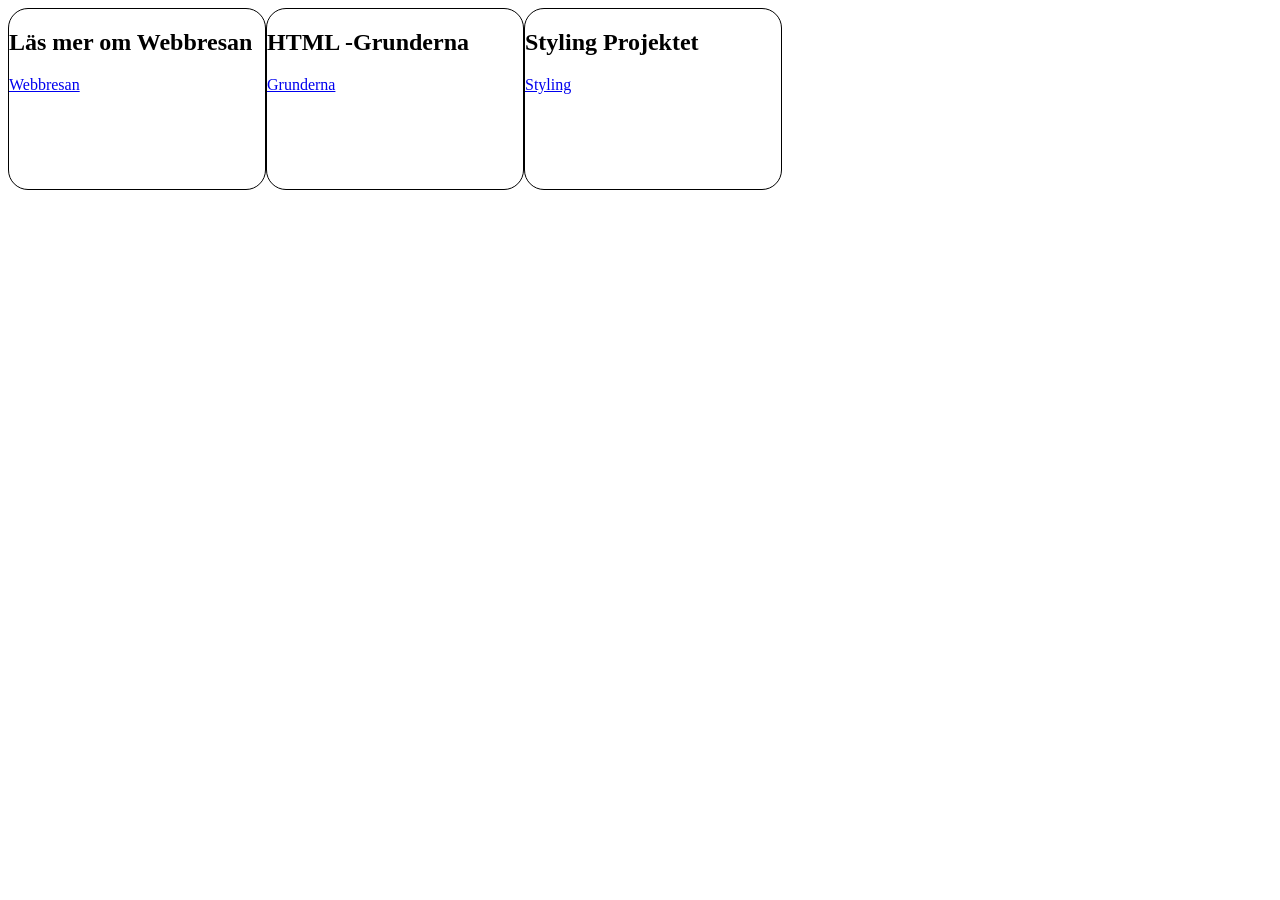
<file: index.html>
<!DOCTYPE html>
<html lang="en">
<head>
    <link href="style.css" rel="stylesheet">
    <meta charset="UTF-8">
    <meta name="viewport" content="width=device-width, initial-scale=1.0">
    <title>Document</title>
</head>
<body>
    <section>
        <h1>Läs mer om Webbresan</h1>
        <a href="Webbresan/index.html">Webbresan</a>
    </section>
    <section>
        <h2>HTML -Grunderna </h2>
    <a href="grunder/index.html">Grunderna</a>
    </section>
      <section>
        <h2>Styling Projektet </h2>
    <a href="Styling/index.html">Styling</a>
    </section>
  </body>
</html>
</file>
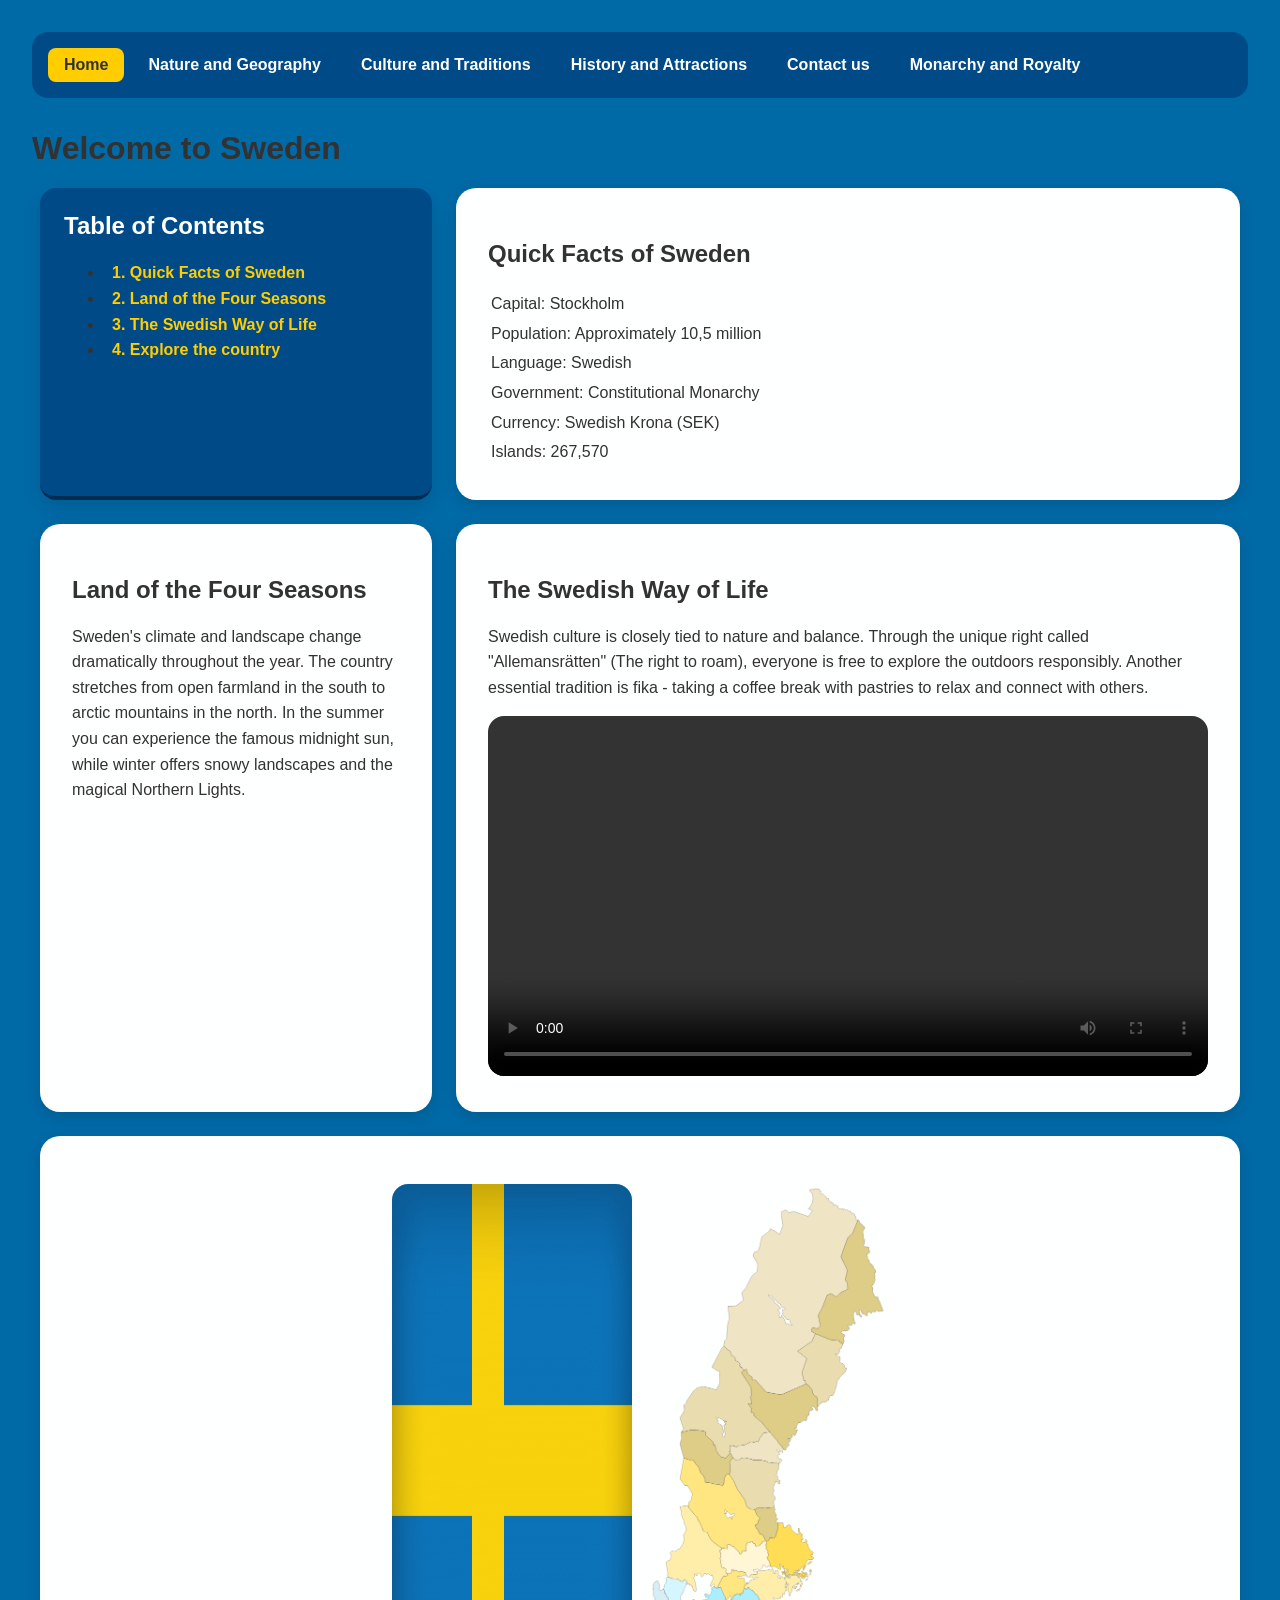
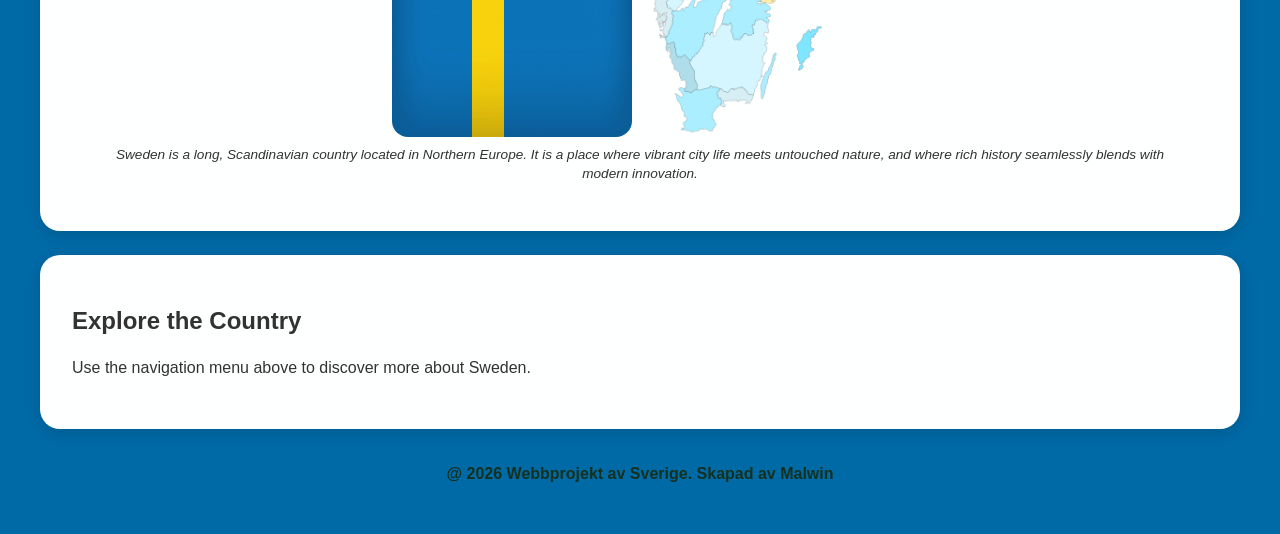
<file: grunder/index.html>
<!DOCTYPE html>
<html lang="sv">
<head>
    <meta charset="UTF-8">
    <meta name="viewport" content="width=device-width, initial-scale=1.0">
    <title>Document</title>
    <link rel="icon" type="image/x-icon" href="favicon.ico">
    <link rel="stylesheet" href="style.css">
</head>
<body class="sida-ett">

   <nav class="navbar">
        <a href="index.html" class="active">Home</a>
        <a href="Natur.html">Nature and Geography</a>
        <a href="Kultur.html">Culture and Traditions</a>
        <a href="Historia.html">History and Attractions</a>
        <a href="kontakta_oss.html">Contact us</a>
        <a href="Monarki.html">Monarchy and Royalty </a>
   </nav>

   <header><h1>Welcome to Sweden</h1></header>
<main class="layout-index">
    

    <section class="toc block area-toc">
        <h2>Table of Contents</h2>
        <ul>
            <li><a href="#Fakta-om-sverige">1. Quick Facts of Sweden</a></li>
            <li><a href="#Land-of-the-four-seasons">2. Land of the Four Seasons</a></li>
            <li><a href="#The-swedish-way-of-life">3. The Swedish Way of Life</a></li>
            <li><a href="#Explore-the-country">4. Explore the country</a></li>
        </ul>
    </section>

    <section class="block area-facts" id="Fakta-om-sverige">
        <h2>Quick Facts of Sweden</h2>
        <table>
            <tr><td>Capital: Stockholm</td></tr>
            <tr><td>Population: Approximately 10,5 million</td></tr>
            <tr><td>Language: Swedish</td></tr>
            <tr><td>Government: Constitutional Monarchy</td></tr>
            <tr><td>Currency: Swedish Krona (SEK)</td></tr>
            <tr><td>Islands: 267,570</td></tr>
        </table>
    </section>

    <section class="block area-seasons" id="Land-of-the-four-seasons">
        <h2>Land of the Four Seasons</h2>
        <p>Sweden's climate and landscape change dramatically throughout the year.
            The country stretches from open farmland in the south to arctic mountains in the north.
            In the summer you can experience the famous midnight sun, while winter offers snowy landscapes and the magical Northern Lights.
        </p>
    </section>

    <section class="block area-life" id="The-swedish-way-of-life">
        <h2>The Swedish Way of Life</h2>
        <p>Swedish culture is closely tied to nature and balance.
            Through the unique right called "Allemansrätten" (The right to roam), everyone is free to explore the outdoors responsibly.
            Another essential tradition is fika - taking a coffee break with pastries to relax and connect with others.
        </p>
        <video class="ballon-video" controls>
            <source src="20210804_202053.mp4" type="video/mp4">
        </video>
    </section>

    <div class="block area-images">
        <figure>
            <div class="bildrad">
                <img src="imgs/image.jpg" alt="Swedish flag" class="side-img flagga">
                <img src="imgs/Svergieland.jpg" alt="Map of Sweden" class="side-img">
            </div>
            <figcaption class="side-caption">
                Sweden is a long, Scandinavian country located in Northern Europe.
                It is a place where vibrant city life meets untouched nature,
                and where rich history seamlessly blends with modern innovation.
            </figcaption>
        </figure>
    </div>

    <section class="block area-explore" id="Explore-the-country">
        <h2>Explore the Country</h2>
        <p>Use the navigation menu above to discover more about Sweden.</p>
    </section>

</main>

   <footer><p>@ 2026 Webbprojekt av Sverige. Skapad av Malwin</p></footer>
</body>
</html>
</file>
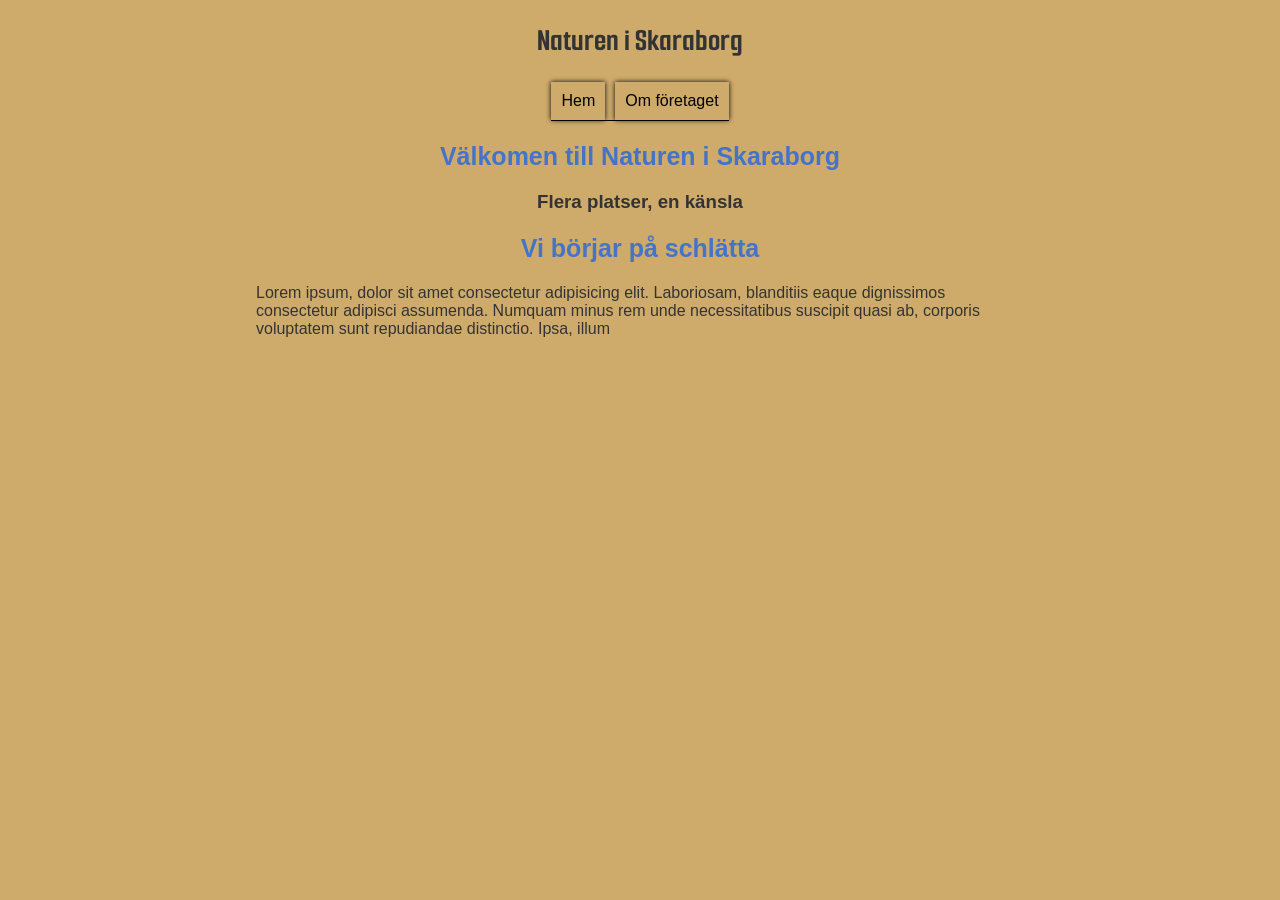
<file: Styling/index.html>
<!DOCTYPE html>
<html lang="sv">
<head>
    <meta charset="UTF-8">
    <meta name="viewport" content="width=device-width, initial-scale=1.0">
    <title>Document</title>
    <link rel="stylesheet" href="style.css">
</head>
<body class="sida-ett">
    <header>
        <h1>Naturen i Skaraborg</h1>
    </header>
    <nav>
        <a href="index.html">Hem</a>
        <a href="Exempel.html">Om företaget</a>
    </nav>
    <main>
        <section>
            <h2 class="subHead">Välkomen till Naturen i Skaraborg</h2>
            <h3>Flera platser, en känsla</h3>
        </section>
        <section>
            <h2 class="subHead">Vi börjar på schlätta</h2>
            <p class="max">
                Lorem ipsum, dolor sit amet consectetur adipisicing elit. Laboriosam, blanditiis eaque dignissimos consectetur adipisci assumenda. Numquam minus rem unde necessitatibus suscipit quasi ab, corporis voluptatem sunt repudiandae distinctio. Ipsa, illum</p>
        </section>
    </main>
    <footer></footer>
</body>
</html>
</file>
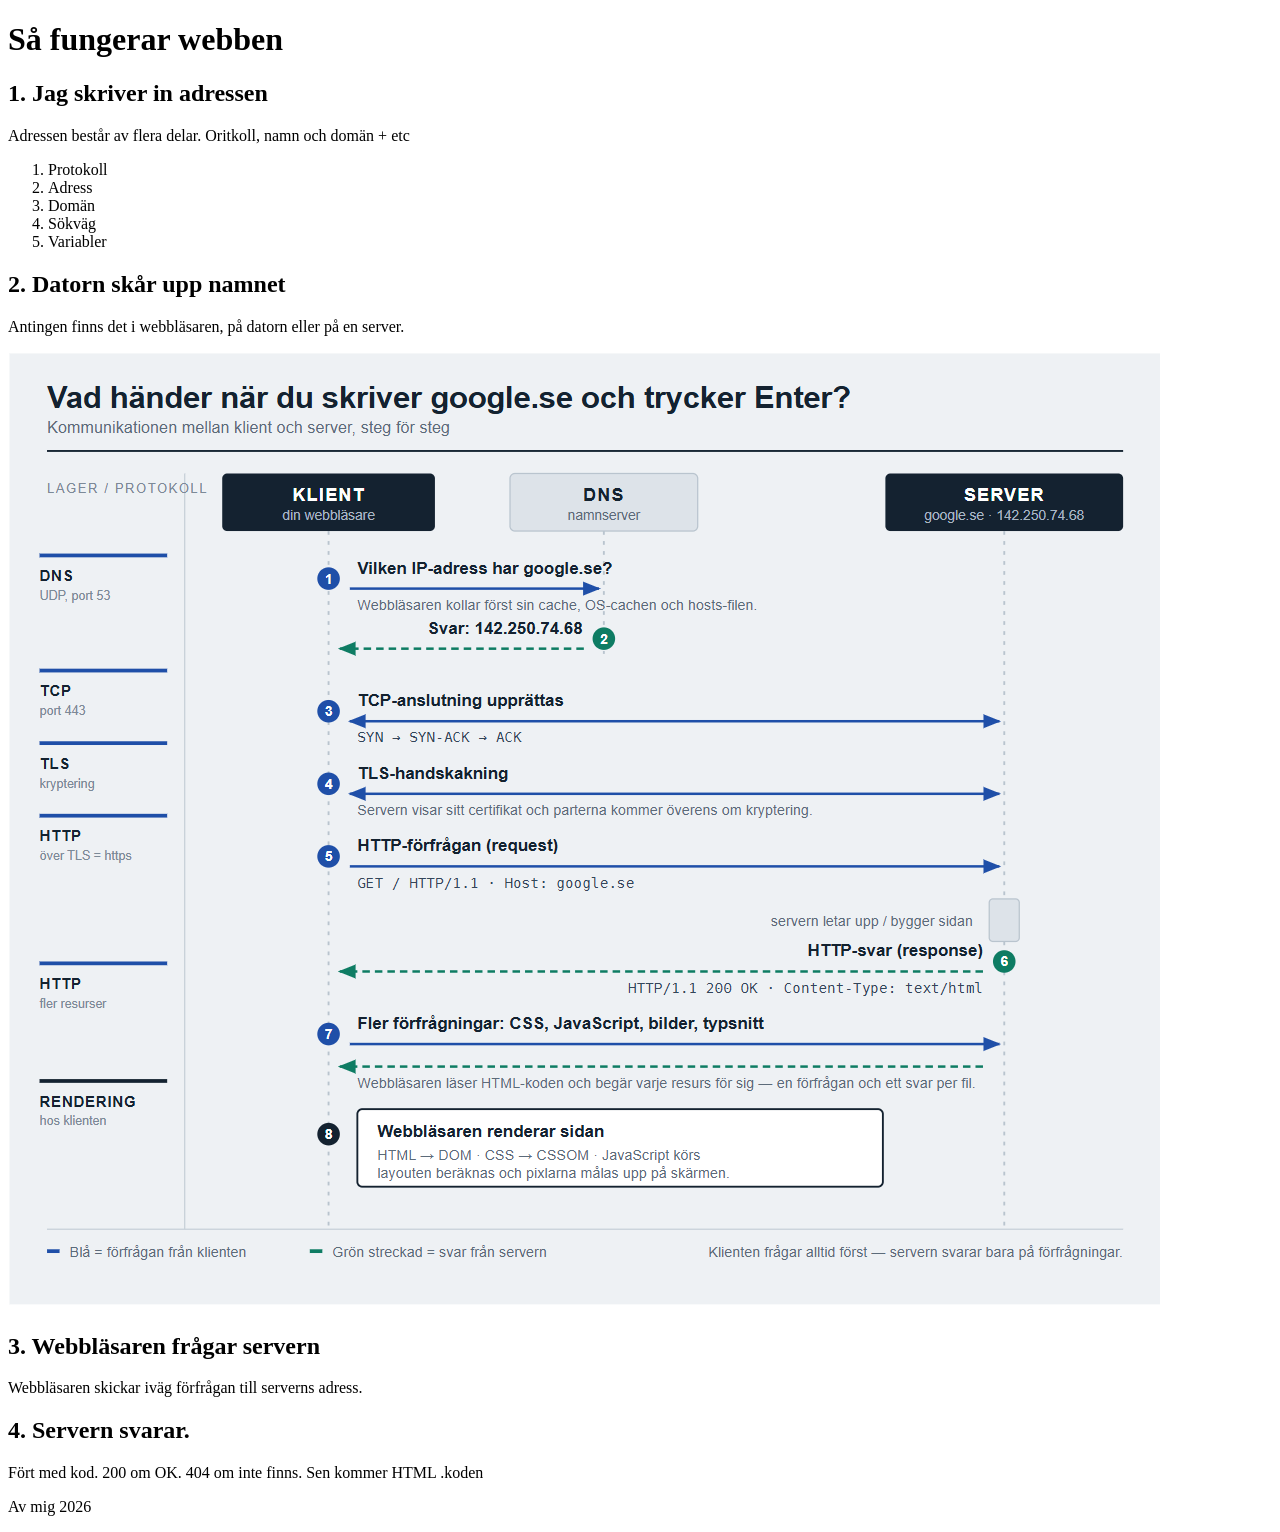
<file: Webbresan/index.html>
<!DOCTYPE html>
<html>

<head>
    <title>This website is very important</title>
</head>

<body>
<header> 
    <h1>Så fungerar webben</h1>

</header>
<main>
    <section>
        <h2>1. Jag skriver in adressen</h2>
        <p> Adressen består av flera delar. Oritkoll, namn och domän + etc</p>
          <ol>
        <li>Protokoll</li>
        <li>Adress</li>
        <li>Domän</li>
        <li>Sökväg</li>
        <li>Variabler</li>
    </ol>
    </section>
    <section>
        <h2>2. Datorn skår upp namnet</h2>
        <p>Antingen finns det i webbläsaren, på datorn eller på en server. </p>
        <img src="Imgs/dns.png">

    </section>
    <section>
        <h2>3. Webbläsaren frågar servern </h2>
        <p>Webbläsaren skickar iväg förfrågan till serverns adress.</p>
    </section>
    <section>
        <h2>4. Servern svarar.</h2>
        <p>Fört med kod. 200 om OK. 404 om inte finns. Sen kommer HTML .koden</p>
    </section>    
</main>
<footer>
<p>Av mig 2026</p>
</footer>   
</body>

</body>
</body>

</html>
</file>
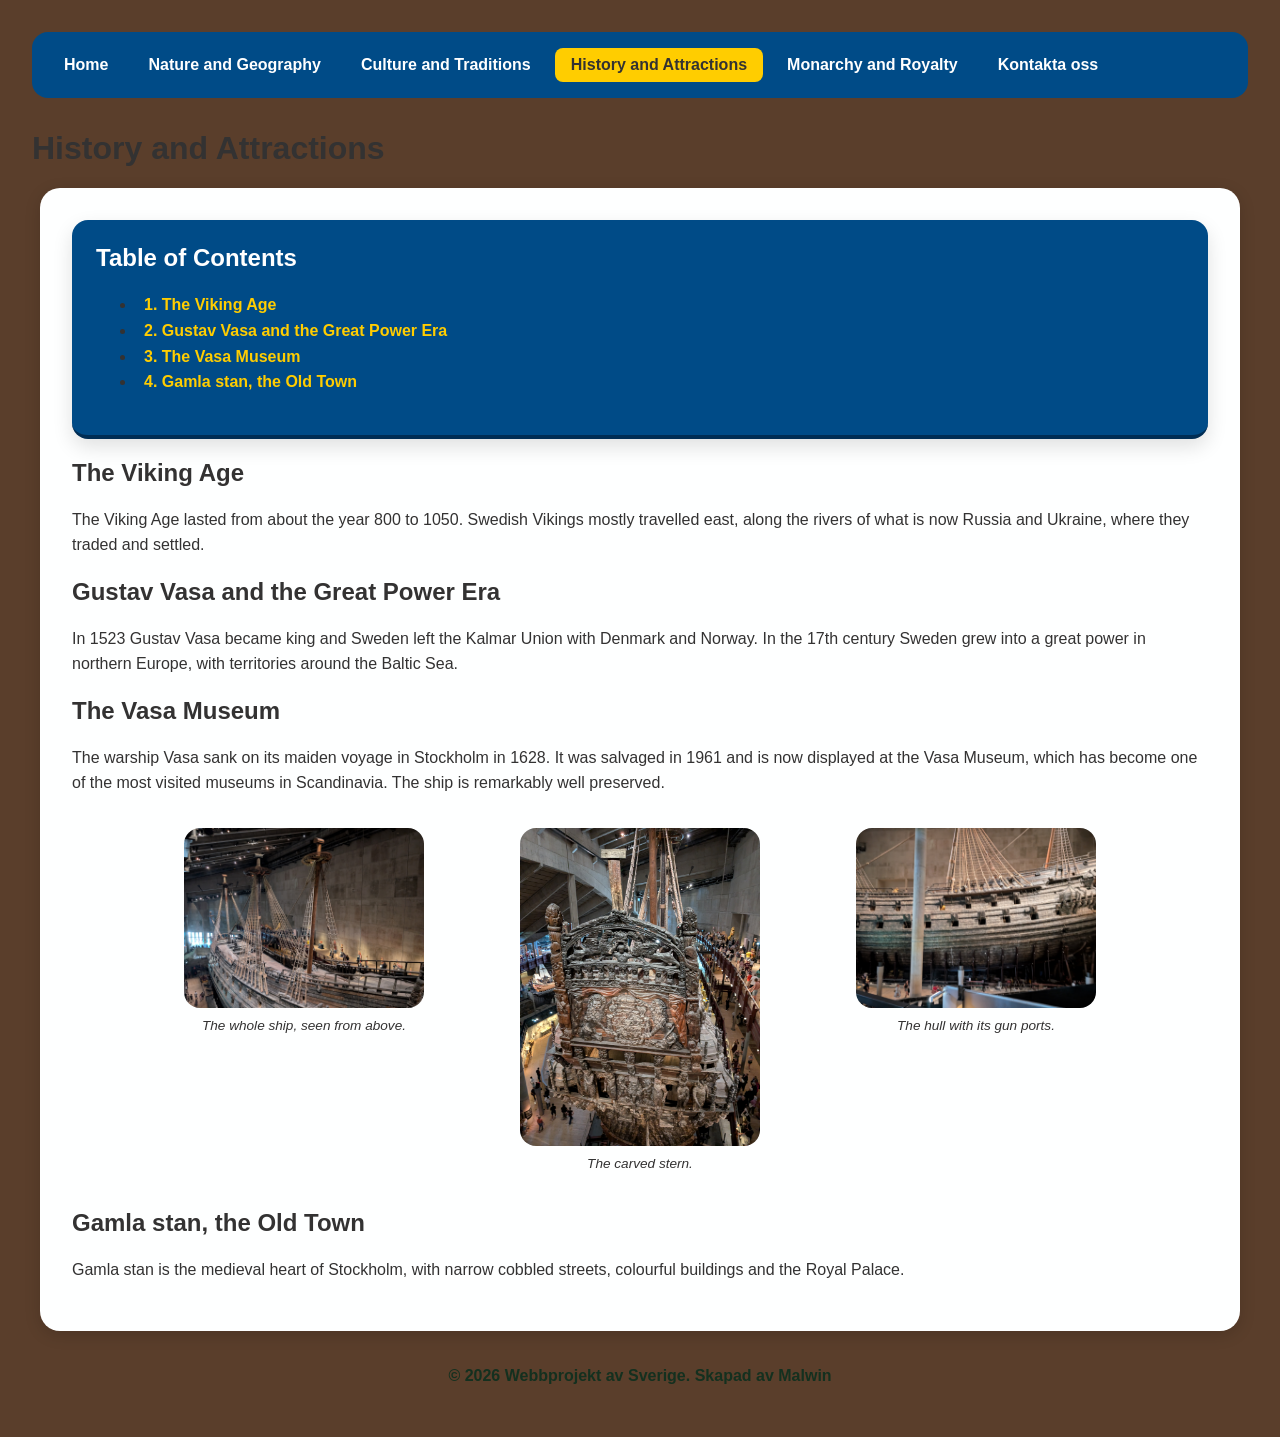
<file: grunder/Historia.html>
<!DOCTYPE html>
<html lang="sv">
<head>
    <meta charset="UTF-8">
    <meta name="viewport" content="width=device-width, initial-scale=1.0">
    <title>History and Attractions | Sweden</title>
    <link rel="stylesheet" href="style.css">
</head>
<body class="sida-historia">

    <nav class="navbar">
        <a href="index.html">Home</a>
        <a href="Natur.html">Nature and Geography</a>
        <a href="Kultur.html">Culture and Traditions</a>
        <a href="Historia.html" class="active">History and Attractions</a>
        <a href="Monarki.html">Monarchy and Royalty</a>
        <a href="Kontakta_oss.html">Kontakta oss</a>
    </nav>

    <header>
        <h1>History and Attractions</h1>
    </header>

    <main class="grid-container">
        <div class="block center-block">

            <section class="toc block">
                <h2>Table of Contents</h2>
                <ul>
                    <li><a href="#viking-age">1. The Viking Age</a></li>
                    <li><a href="#gustav-vasa">2. Gustav Vasa and the Great Power Era</a></li>
                    <li><a href="#vasa-museum">3. The Vasa Museum</a></li>
                    <li><a href="#old-town">4. Gamla stan, the Old Town</a></li>
                </ul>
            </section>

            <section id="viking-age">
                <h2>The Viking Age</h2>
                <p>The Viking Age lasted from about the year 800 to 1050. Swedish Vikings mostly
                    travelled east, along the rivers of what is now Russia and Ukraine, where they
                    traded and settled.</p>
            </section>

            <section id="gustav-vasa">
                <h2>Gustav Vasa and the Great Power Era</h2>
                <p>In 1523 Gustav Vasa became king and Sweden left the Kalmar Union with Denmark
                    and Norway. In the 17th century Sweden grew into a great power in northern
                    Europe, with territories around the Baltic Sea.</p>
            </section>

            <section id="vasa-museum">
                <h2>The Vasa Museum</h2>
                <p>The warship Vasa sank on its maiden voyage in Stockholm in 1628. It was salvaged
                    in 1961 and is now displayed at the Vasa Museum, which has become one of
                    the most visited museums in Scandinavia. The ship is remarkably well preserved.</p>

                <div class="bildrad">
                    <figure>
                        <img src="imgs/vasa-skepp.jpg" alt="The Vasa ship with its three masts inside the museum" class="side-img">
                        <figcaption class="side-caption">The whole ship, seen from above.</figcaption>
                    </figure>
                    <figure>
                        <img src="imgs/vasa-akter.jpg" alt="The richly carved stern of the Vasa" class="side-img">
                        <figcaption class="side-caption">The carved stern.</figcaption>
                    </figure>
                    <figure>
                        <img src="imgs/vasa-skrov.jpg" alt="The side of the Vasa hull with its gun ports" class="side-img">
                        <figcaption class="side-caption">The hull with its gun ports.</figcaption>
                    </figure>
                </div>
            </section>

            <section id="old-town">
                <h2>Gamla stan, the Old Town</h2>
                <p>Gamla stan is the medieval heart of Stockholm, with narrow cobbled streets,
                    colourful buildings and the Royal Palace.</p>
            </section>

        </div>
    </main>

    <footer>
        <p>© 2026 Webbprojekt av Sverige. Skapad av Malwin</p>
    </footer>
</body>
</html>
</file>
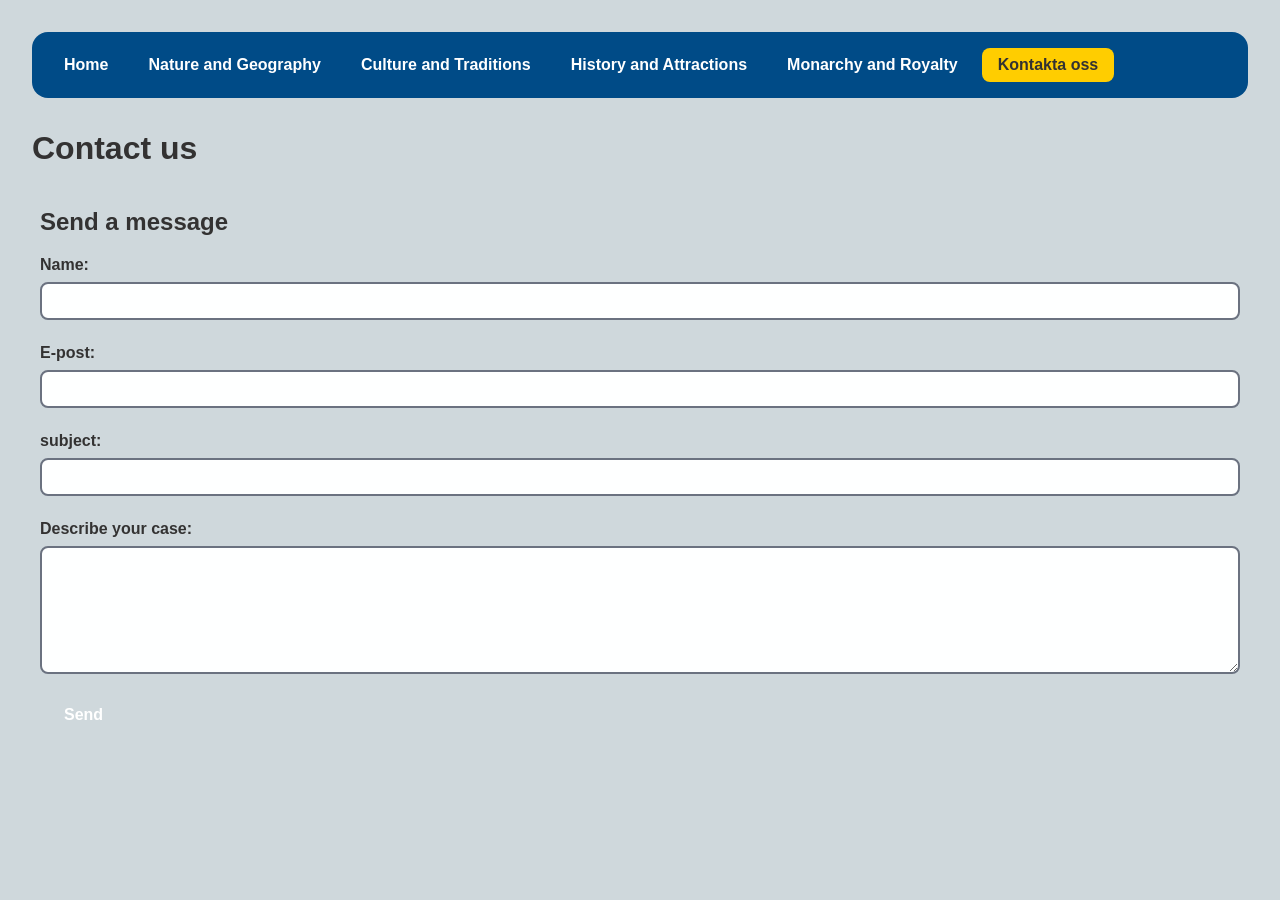
<file: grunder/kontakta_oss.html>
<!DOCTYPE html>
<html lang="sv">
<head>
    <meta charset="UTF-8">
    <meta name="viewport" content="width=device-width, initial-scale=1.0">
    <title>Kontakta oss</title>
    <link rel="stylesheet" href="style.css">
</head>
<body class="sida-kontakt">
    <nav class="navbar">
        <a href="index.html">Home </a>
         <a href="natur.html">Nature and Geography</a>
        <a href="kultur.html">Culture and Traditions</a>
        <a href="Historia.html">History and Attractions</a>
        <a href="monarki.html">Monarchy and Royalty</a>
        <a href="kontakta_oss.html" class="active">Kontakta oss</a>
    </nav>   
    <header>
        <h1>Contact us</h1>
    </header>
<main class="grid-container">
    <div class="blcok center-block">
        <h2>Send a message</h2>
        <form class="formular"  action="#" method="post">
            <div class="falt">
                <label for="name">Name:</label>
                <input type="text" name="name" id="name" autocomplete="name" required>
            </div>
            
              <div class="falt">
                    <label for="email">E-post:</label>
                    <input type="email" name="email" id="email" autocomplete="email" required>
                </div>

                <div class="falt">
                    <label for="subject">subject:</label>
                    <input type="text" name="subject" id="subject">
                </div>

                <div class="falt">
                    <label for="description">Describe your case:</label>
                    <textarea name="description" id="description" required></textarea>
                </div>

                <button type="submit" class="knapp">Send</button>
        </form>
    </div>
</main>
</body>
</html>
</file>
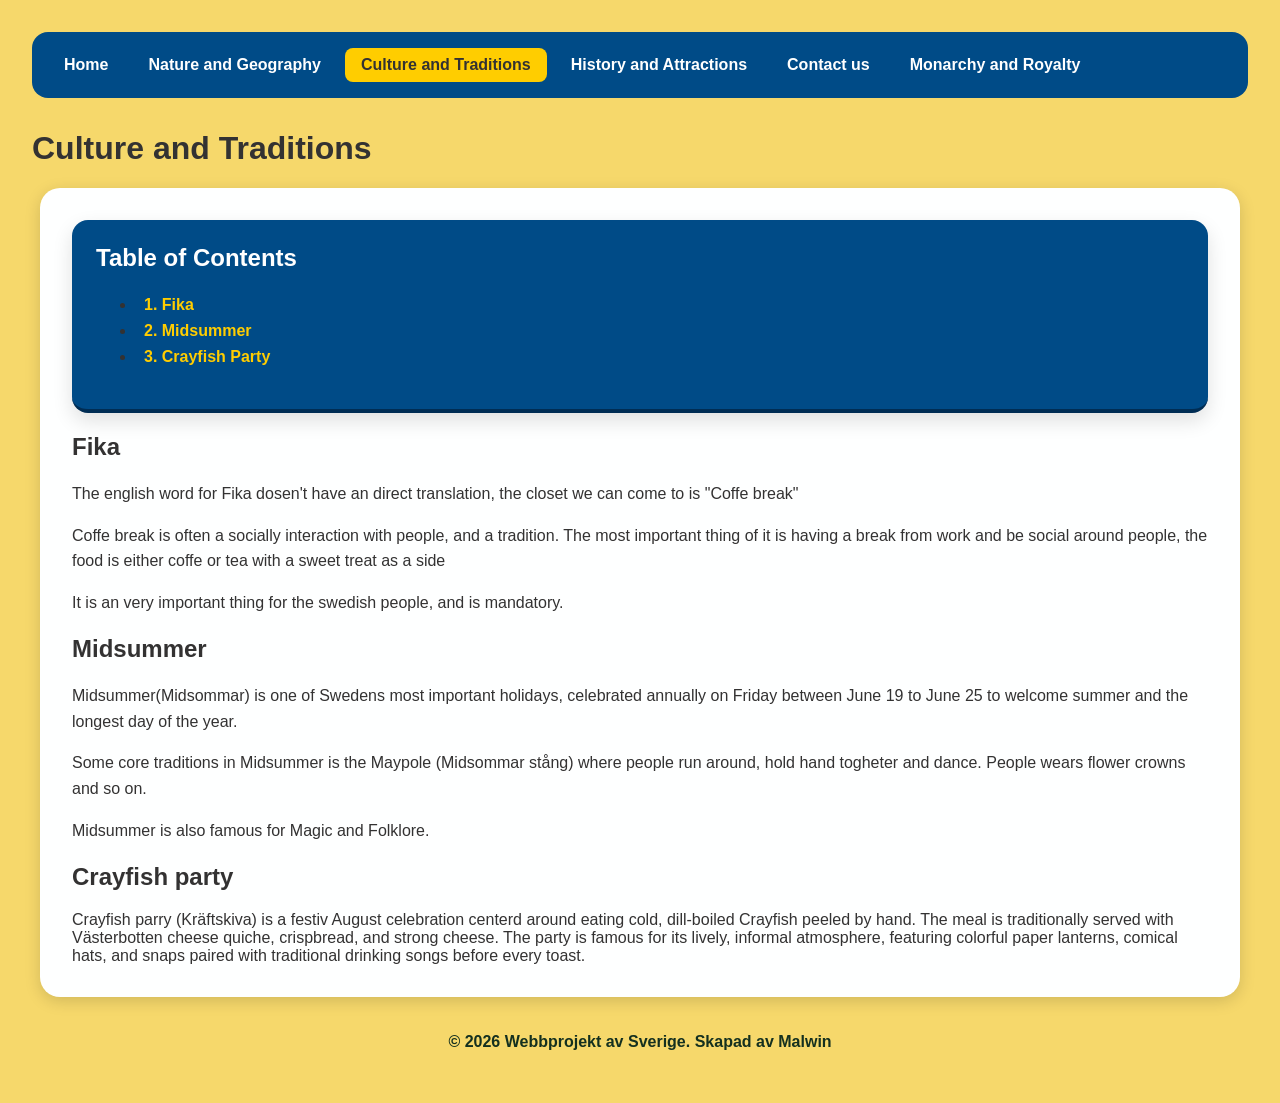
<file: grunder/Kultur.html>
<!DOCTYPE html>
<html lang="sv">
<head>
    <meta charset="UTF-8">
    <meta name="viewport" content="width=device-width, initial-scale=1.0">
    <title>Culture and Traditions</title>
    <link rel="stylesheet" href="style.css">
</head>
<body class="sida-kultur">
    
   <nav class="navbar">
   <a href="index.html">Home</a> 
        <a href="Natur.html">Nature and Geography</a>
        <a href="Kultur.html" class="active">Culture and Traditions</a>
        <a href="Historia.html">History and Attractions</a>
        <a href="kontakta_oss.html">Contact us</a>
        <a href="Monarki.html">Monarchy and Royalty </a>
    
   </nav>

   <header>
 <h1>Culture and Traditions</h1> 
   </header>

   <main class="grid-container">
    <div class="block center-block">

 <section class="toc block">
                <h2>Table of Contents</h2>
                <ul>
                    <li><a href="#Fika">1. Fika</a></li>
                    <li><a href="#Midsommar">2. Midsummer</a></li>
                    <li><a href="#Kraftskiva">3. Crayfish Party</a></li>
                </ul>
            </section>

    <section id="Fika">
        <h2>Fika</h2>
        <p>The english word for Fika dosen't have an direct translation, the closet we can come to is "Coffe break" </p>
        <P>Coffe break is often a socially interaction with people, and a tradition. The most important thing of it
            is having a break from work and be social around people, the food is either coffe or tea with a sweet treat
        as a side </P>
        <p>It is an very important thing for the swedish people, and is mandatory.</p>
    </section>

    <section id="Midsommar">
        <h2>Midsummer</h2>
        <p>Midsummer(Midsommar) is one of Swedens most important holidays, celebrated annually on Friday
            between June 19 to June 25 to welcome summer and the longest day of the year.</p>
        <p>Some core traditions in Midsummer is the Maypole (Midsommar stång) where people run around, hold hand togheter
        and dance. People wears flower crowns and so on.</p>
        <p>Midsummer is also famous for Magic and Folklore.</p>
    </section>

    <section id="Kraftskiva">
        <h2>Crayfish party</h2>
        Crayfish parry (Kräftskiva) is a festiv August celebration centerd around eating cold, dill-boiled Crayfish
        peeled by hand. The meal is traditionally served with Västerbotten cheese quiche, crispbread, and strong cheese. 
        The party is famous for its lively, informal atmosphere, featuring colorful paper lanterns, comical hats,
         and snaps paired with traditional drinking songs before every toast.
    </section>
</div>
   </main>

   <footer>
    <p>© 2026 Webbprojekt av Sverige. Skapad av Malwin</p>
</footer>
</body>
</html>
</file>
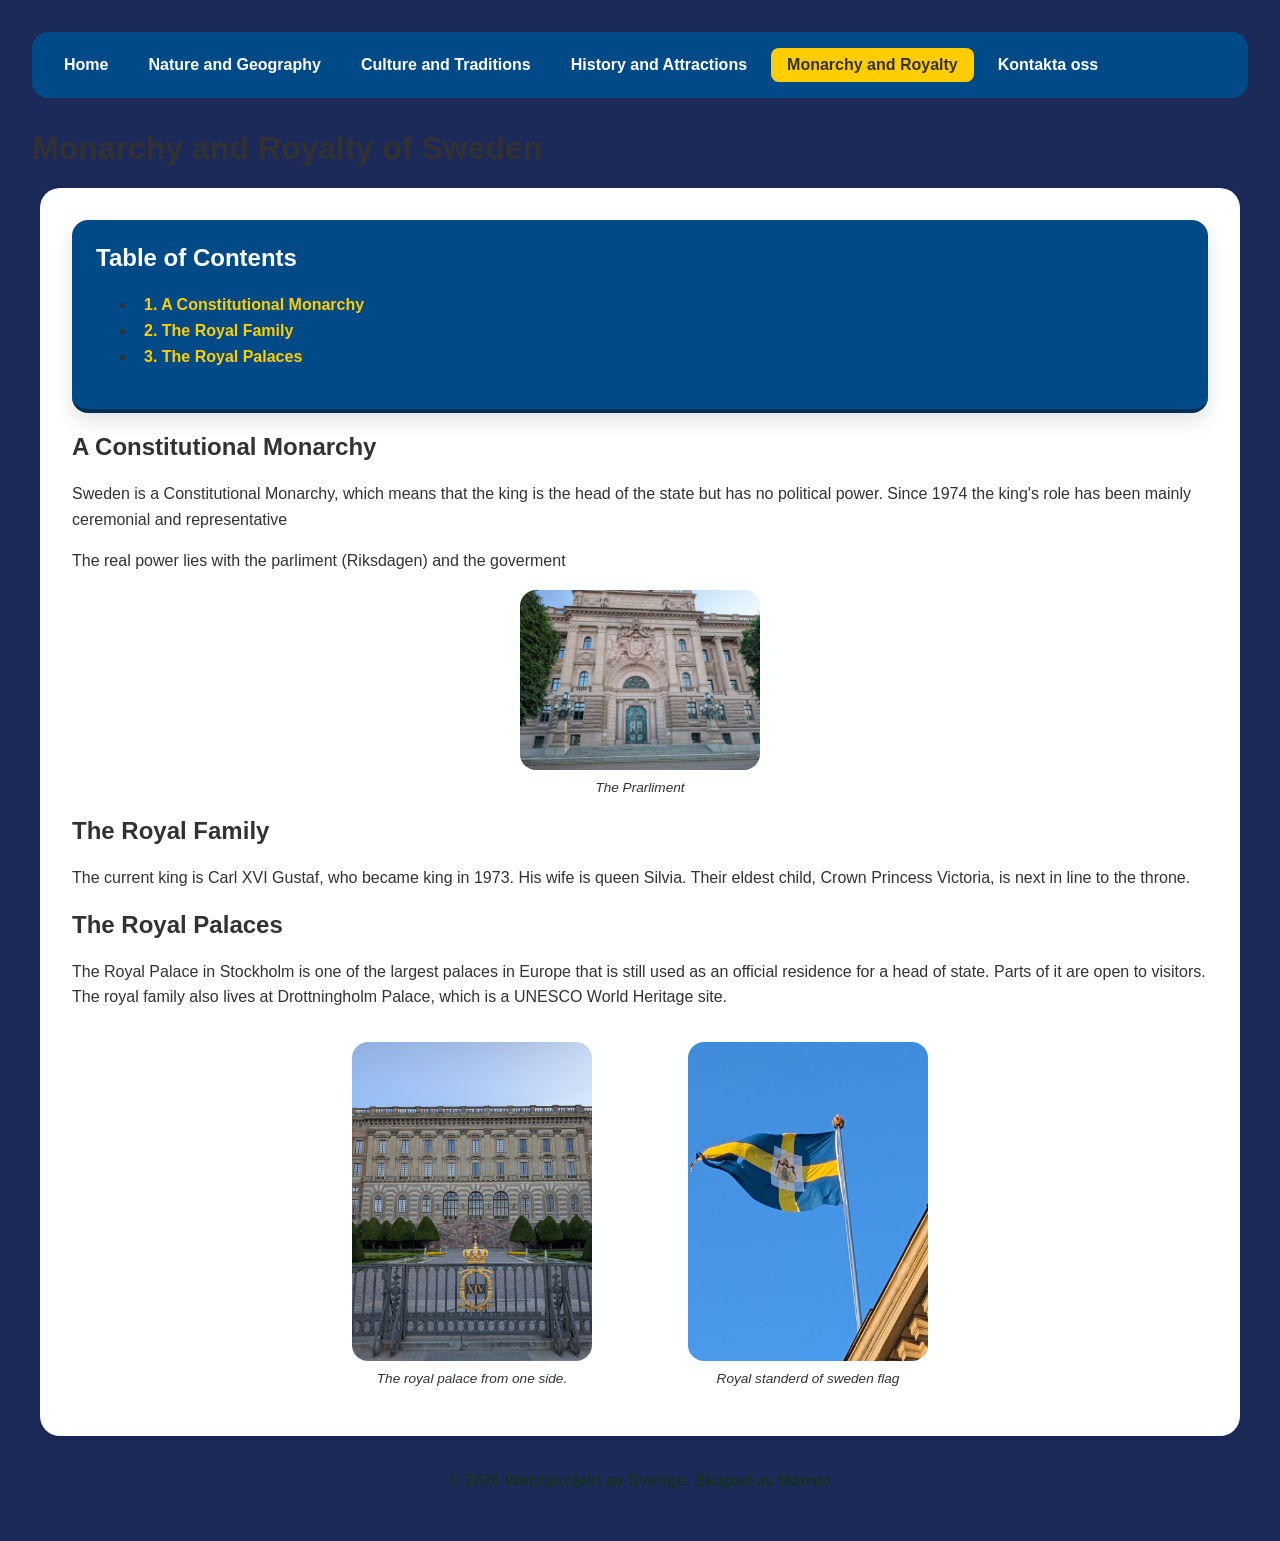
<file: grunder/Monarki.html>
<!DOCTYPE html>
<html lang="sv">
<head>
    <meta charset="UTF-8">
    <meta name="viewport" content="width=device-width, initial-scale=1.0">
    <title> Monarchy and Royalty </title>
    <link rel="stylesheet" href="style.css">
</head>
<body class="sida-monarki">
    
   
   <nav class="navbar">
     <a href="index.html">Home</a>
        <a href="Natur.html">Nature and Geography</a>
        <a href="Kultur.html">Culture and Traditions</a>
        <a href="Historia.html">History and Attractions</a>
        <a href="Monarki.html" class="active">Monarchy and Royalty</a>
        <a href="kontakta_oss.html">Kontakta oss</a>
   </nav>

   <header>
 <h1>Monarchy and Royalty of Sweden</h1> 
   </header>

   <main class="grid-container">
    <div class="block center-block">
        <section class="toc block">
            <h2>Table of Contents</h2>
            <ul>
                <li><a href="#constitutional-monarchy">1. A Constitutional Monarchy</a></li>
                <li><a href="royal-family">2. The Royal Family</a></li>
                <li><a href="royal-palaces">3. The Royal Palaces</a></li>
            </ul>
        </section>

        <section id="Constitutional-monarchy">
            <h2>A Constitutional Monarchy</h2>
            <p>Sweden is a Constitutional Monarchy, which means that the king is the head of the state
                but has no political power. Since 1974 the king's role has been mainly ceremonial
                 and representative </p>
            <p>The real power lies with the parliment (Riksdagen) and the goverment</p>
            <figure>
                <div class="bildrad">
                    <img src="imgs/PXL_20260714_182626167~2.jpg" alt="The parliment" class="side-img">
                </div>
                <figcaption class="side-caption">The Prarliment</figcaption>
            </figure>
        </section>

        <section id="royal-family">
            <h2>The Royal Family</h2>
            <p>The current king is Carl XVI Gustaf, who became king in 1973. His wife is 
                queen Silvia. Their eldest child, Crown Princess Victoria, is next in line to the throne.
            </p>
        </section>

         <section id="royal-palaces">
                <h2>The Royal Palaces</h2>
                <p>The Royal Palace in Stockholm is one of the largest palaces in Europe that is
                    still used as an official residence for a head of state. Parts of it are
                    open to visitors. The royal family also lives at Drottningholm Palace,
                    which is a UNESCO World Heritage site.</p>
                    <div class="bildrad"> 
                <figure>
                        <img src="imgs/PXL_20260714_181306079.jpg" alt="royal-palaces" class="side-img">
                        <figcaption class="side-caption">The royal palace from one side.</figcaption>
                        
                </figure>
                <figure>
                    <img src="imgs/PXL_20260714_181828505.jpg" alt="royal-standart-of-sweden" class="side-img">
                    <figcaption class="side-caption">Royal standerd of sweden flag</figcaption>
                 </figure>
                 </div>
            </section>
    </div>
   </main>
   <footer>
     <p>© 2026 Webbprojekt av Sverige. Skapad av Malwin</p>
   </footer>
</body>
</html>
</file>
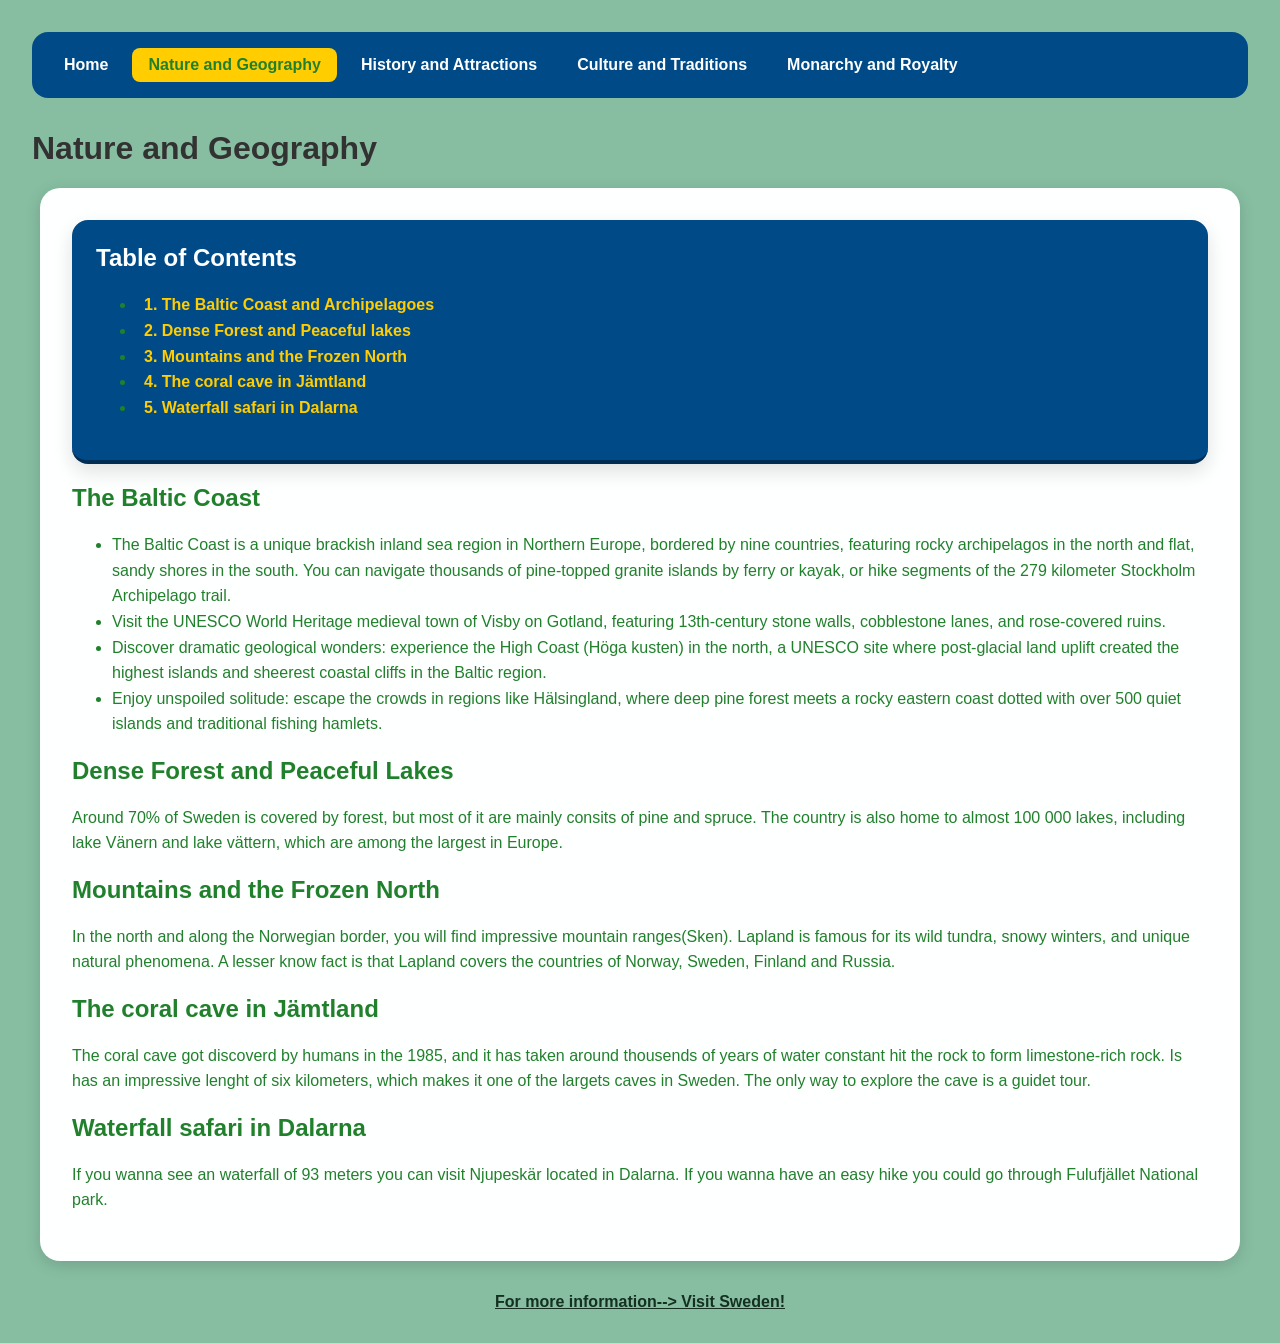
<file: grunder/Natur.html>
<!DOCTYPE html>
<html lang="sv">
<head>
    <meta charset="UTF-8">
    <meta name="viewport" content="width=device-width, initial-scale=1.0">
    <title>Document</title>
    <link rel="stylesheet" href="style.css">
</head>
<body class="sida-natur">

    <nav class="navbar"> 
        
    <a href="index.html">Home</a>
    <a href="Natur.html" class="active">Nature and Geography</a>
    <a href="Historia.html">History and Attractions</a>
    <a href="Kultur.html">Culture and Traditions</a>
    <a href="Monarki.html">Monarchy and Royalty</a>
        </nav>
  <header>
 <h1>Nature and Geography</h1> 
   </header>
    
    <main class="grid-container">
    <div class="block center-block"> 

        <section class="toc block"> 
            <h2>Table of Contents</h2>
        
            <ul> 
                <li><a href="#the-baltic-coast">1. The Baltic Coast and Archipelagoes</a></li>
                <li><a href="#forest-peaceful-lakes">2. Dense Forest and Peaceful lakes</a></li>
                <li><a href="#Mountain-Frozen-North">3. Mountains and the Frozen North</a></li>
                <li><a href="#coral-cave">4. The coral cave in Jämtland</a></li>
                <li><a href="#Waterfall-Dalarna">5. Waterfall safari in Dalarna</a></li>
            </ul> 
        </section>
<section id="the-baltic-coast">
    <h2>The Baltic Coast</h2>
    <ul>
        <li>The Baltic Coast is a unique brackish inland sea region in Northern Europe, bordered by nine countries,
            featuring rocky archipelagos in the north and flat, sandy shores in the south.
            You can navigate thousands of pine-topped granite islands by ferry or kayak, or hike segments of the
            279 kilometer Stockholm Archipelago trail.</li>

        <li>Visit the UNESCO World Heritage medieval town of Visby on Gotland, featuring 13th-century
            stone walls, cobblestone lanes, and rose-covered ruins.</li>

        <li>Discover dramatic geological wonders: experience the High Coast (Höga kusten) in the north,
            a UNESCO site where post-glacial land uplift created the highest islands and sheerest coastal
            cliffs in the Baltic region.</li>

        <li>Enjoy unspoiled solitude: escape the crowds in regions like Hälsingland,
            where deep pine forest meets a rocky eastern coast dotted with over 500 quiet islands
            and traditional fishing hamlets.</li>
    </ul>
</section>
        <section id="forest-peaceful-lakes">
       
    <h2>Dense Forest and Peaceful Lakes</h2>
    <p>Around 70% of Sweden is covered by forest, but most of it are mainly consits of pine and spruce.
        The country is also home to almost 100 000 lakes, including lake Vänern and lake vättern, which are among the largest in Europe.
    </p>
    </section>
    <section id="Mountain-Frozen-North" >
<h2>Mountains and the Frozen North</h2>
<p>In the north and along the Norwegian border, you will find impressive mountain ranges(Sken).
    Lapland is famous for its wild tundra, snowy winters, and unique natural phenomena. A lesser know fact
    is that Lapland covers the countries of Norway, Sweden, Finland and Russia.
</p>   
</section>
<section id=coral-cave>
    <h2>The coral cave in Jämtland</h2>
    <p>The coral cave got discoverd by humans in the 1985, and it has taken around thousends of years of water
        constant hit the rock to form limestone-rich rock. Is has an impressive lenght of six kilometers, which makes
        it one of the largets caves in Sweden. The only way to explore the cave is a guidet tour.
    </p>
</section>
<section id=Waterfall-Dalarna>
    <h2>Waterfall safari in Dalarna</h2>
    <p>If you wanna see an waterfall of 93 meters you can visit Njupeskär located in Dalarna.
        If you wanna have an easy hike you could go through Fulufjället National park.
    </p>
</section>
</div>
</main>

   <footer>
    <a href="https://visitsweden.com/what-to-do/nature-outdoors/nature/natural-wonders/" target="visitsweden">For more information--> Visit Sweden!</a>
   </footer>
</body>
</html>
</file>
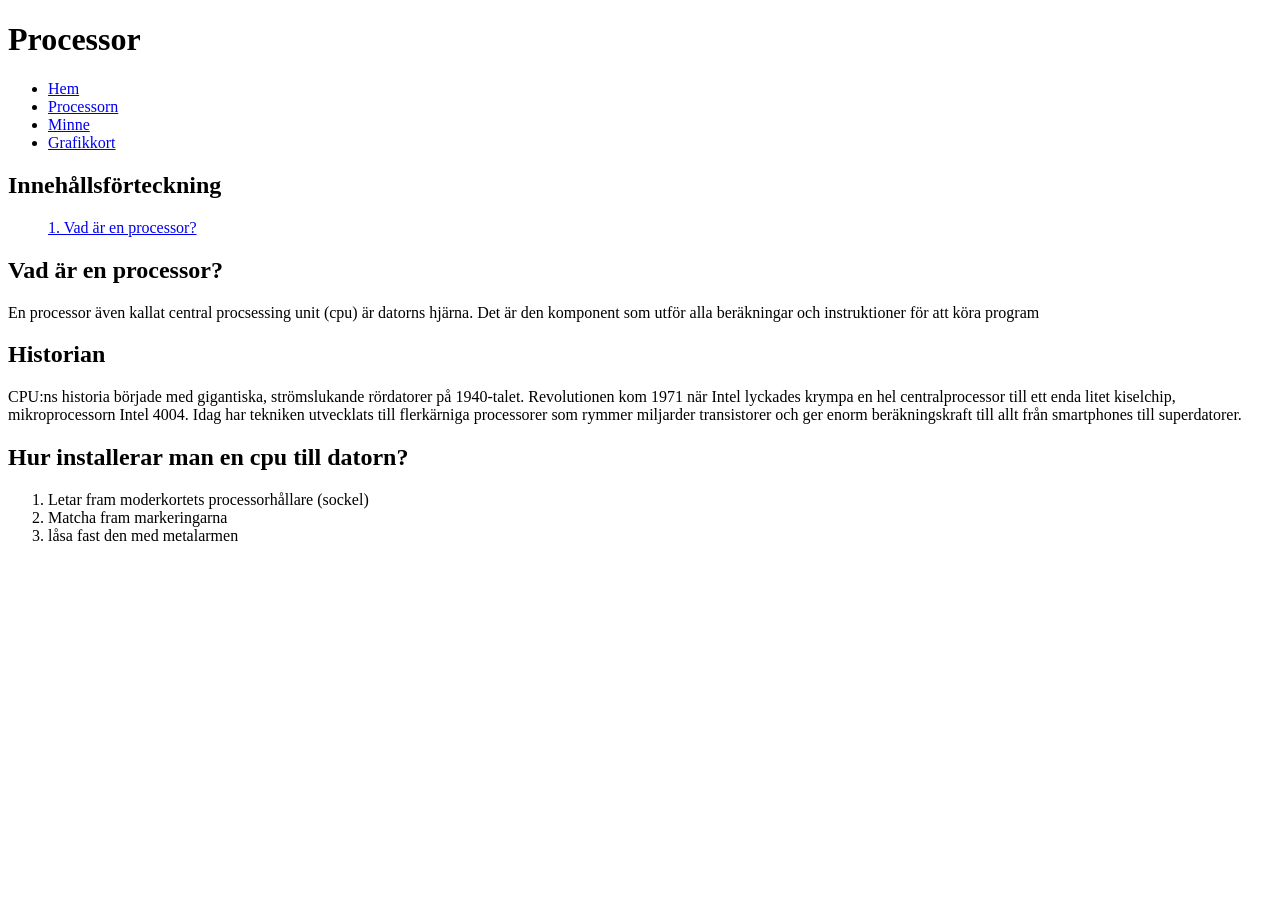
<file: grunder/processor.html>
<!DOCTYPE html>
<html lang="en">
<head>
    <meta charset="UTF-8">
    <meta name="viewport" content="width=device-width, initial-scale=1.0">
    <title>Document</title>
</head>
<body>
    <header>
 <h1>Processor</h1> 

   </header>
       <nav>
        <ul>
            <li><a href="index.html">Hem</a></li>
            <li><a href="processor.html">Processorn</a></li>
            <li><a href="minne.html">Minne</a></li>
            <li><a href="grafik.html">Grafikkort</a></li>
        </ul>
    </nav>
    <main>
        <h2>Innehållsförteckning</h2>
        <ul> <a href="#Vad-ar-cpu">1. Vad är en processor?</a>
        </ul>

<section id="Vad-ar-cpu">

    <h2>Vad är en processor?</h2>
    <p>En processor även kallat central procsessing unit (cpu) är datorns hjärna. 
        Det är den komponent som utför alla beräkningar och instruktioner för att köra program </p>
        </section>
        <section>

    <h2>Historian</h2>
    <p2>CPU:ns historia började med gigantiska, strömslukande rördatorer på 1940-talet. Revolutionen kom 1971 när Intel lyckades krympa en hel centralprocessor till ett enda litet kiselchip, mikroprocessorn Intel 4004. Idag har tekniken utvecklats till flerkärniga processorer som rymmer miljarder transistorer och ger enorm beräkningskraft till allt från smartphones till superdatorer.</p2>
<h2>Hur installerar man en cpu till datorn?</h2>   
<ol>
    <li>Letar fram moderkortets processorhållare (sockel)</li>
    <li>Matcha fram markeringarna </li>
    <li>låsa fast den med metalarmen</li>
</ol>
</section>
</main>
   <footer></footer>
</body>
</html>
</file>
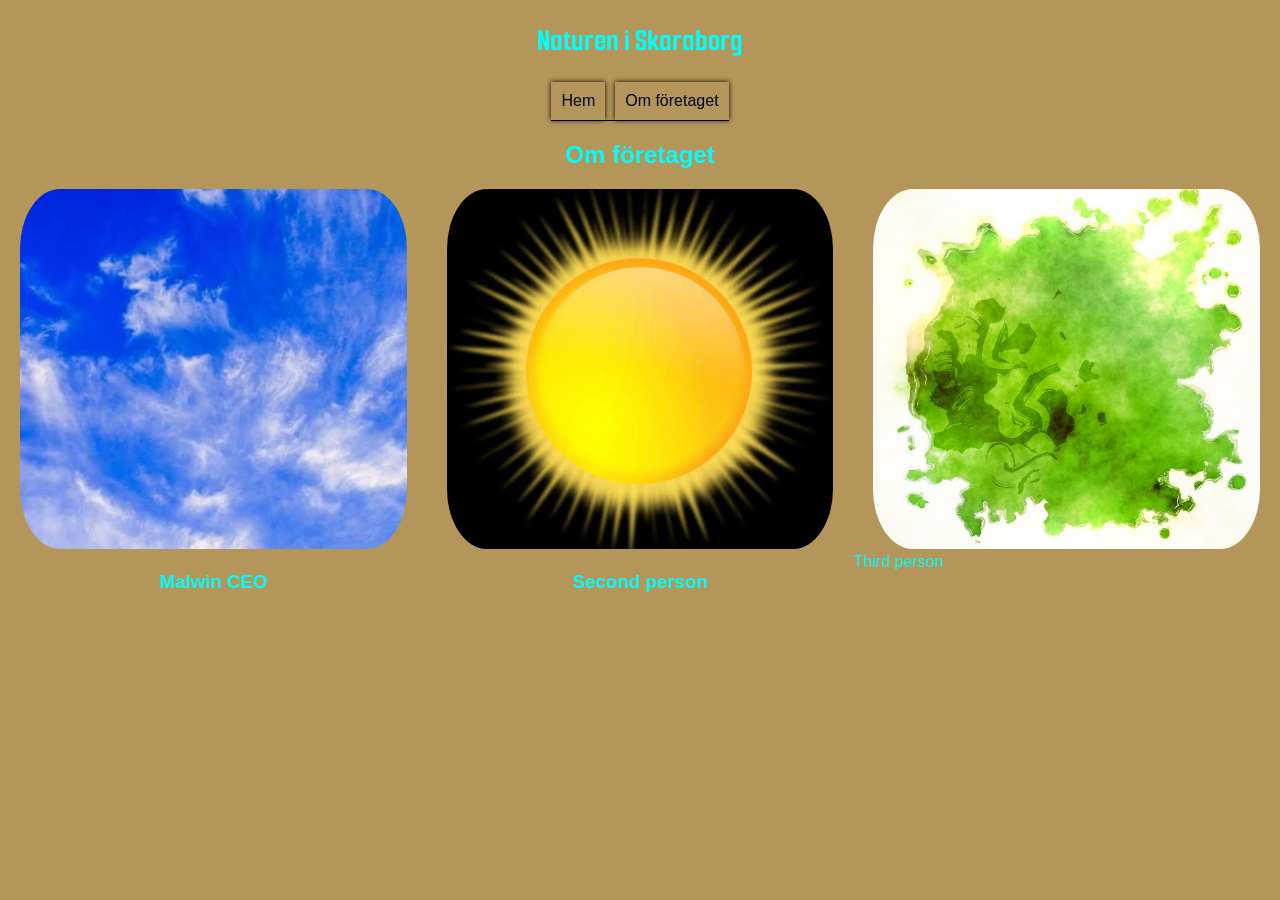
<file: Styling/Exempel.html>
<!DOCTYPE html>
<html lang="en">
<head>
    <meta charset="UTF-8">
    <meta name="viewport" content="width=device-width, initial-scale=1.0">
    <title>Document</title>
    <link rel="stylesheet" href="style.css">
</head>
<body class="sida-tva"> 
    <header>
        <h1>Naturen i Skaraborg</h1>
    </header>
    <nav>
        <a href="index.html">Hem</a>
        <a href="Exempel.html"> Om företaget</a>
    </nav>
    <main>
        <h2>Om företaget</h2>
        <div class="row">
            <section>
                <img src="img/Sky.png" alt="The CEO of the company">
                <h3>Malwin CEO</h3>
            </section>
            <section>
                <img src="img/Sun.png" alt="Second person">
                <h3>Second person</h3>
            </section>
            <section>
                <img src="img/Green.png" alt="Third person"
                <h3>Third person</h3>
            </section>
        </div>
        <div class="row"></div>
       
    </main>
    <footer>

    </footer>
</body>
</html>
</file>
<file: style.css>
body {
    display: flex; 
}

section{
    height: 20dvh;
    width: 20dvw;
    border: 1px solid black;
    border-radius: 20px;
}
</file>
<file: grunder/style.css>
/* body {
    background-color: #7cacdd; 
    font-family: Arial, sans-serif;
    margin: 0;
    padding: 0;
    
    
    display: flex;
    flex-direction: column;
    justify-content: center;
    align-items: center;
    min-height: 100vh;
    text-align: center;
}

ul, ol {
    padding-left: 0;
    list-style-position: inside; 
    text-align: center;
}


li {
    margin-bottom: 8px; 
}

table {
    margin: 20px auto; 
    border-collapse: collapse; 
    text-align: center; 
}


td, th {
    padding: 10px 20px;
    border: 1px solid #ccc; 
} */



:root { 
  
  --color-page-bg: #87bea2;
  --color-surface: #feffff;
  --color-text: #333232;
  --color-text-page2: #21802c;
  --color-border: #6b7280;
  --color-border-subtle: #eeeeee;
  --Color-Primary: #004B87;
  --color-primary-dark: #002D54;
  --color-accent: #FFCD00;
  --color-green: #2A5C43;
  --color-on-primary: #ffffff;
  --color-footer: #14301f;
  --color-focus: #004B87;

  
  --font-stack: Arial, Helvetica, sans-serif;
  --text-small: 0.85rem;
  --text-base: 1rem;
  --line-height-body: 1.6;

 
  --space-1: 0.5rem;
  --space-2: 1rem;
  --space-3: 1.5rem;
  --space-4: 2rem;

  
  --radius-s: 0.5rem;
  --radius-m: 1rem;
  --radius-l: 1.25rem;
  --shadow-block: 0 0.25rem 1rem rgb(0 0 0 / 0.15);
  --shadow-toc: 0 0.5rem 1.25rem rgb(0 0 0 / 0.12);
}

@media (prefers-color-scheme: dark) {
  :root {
    --color-page-bg: #14211b;
    --color-surface: #1e2b25;
    --color-text: #e8efe9;
    --color-text-page2: #7fd48a;
    --color-border: #8a9a90;
    --color-border-subtle: #34443c;
    --color-footer: #e8efe9;
    --color-focus: #FFCD00;
  }
}


*, *::before, *::after {
  box-sizing: border-box;
}

body {
  margin: 0;
  padding: var(--space-4);
  font-family: var(--font-stack);
  font-size: var(--text-base);
  background-color: var(--color-page-bg);
  color: var(--color-text);
}

p, li, td {
  line-height: var(--line-height-body);
}

header h1 {
  color: var(--color-text);
}

img {
  max-width: 100%;
  height: auto;
  display: block;
}


a:focus-visible,
button:focus-visible,
input:focus-visible,
textarea:focus-visible,
select:focus-visible {
  outline: 0.2rem solid var(--color-focus);
  outline-offset: 0.15rem;
}


.navbar {
  display: flex;
  flex-wrap: wrap;
  gap: var(--space-1);
  margin-bottom: var(--space-4);
  padding: var(--space-2);
  background-color: var(--Color-Primary);
  border-radius: var(--radius-m);
}

.navbar a {
  padding: var(--space-1) var(--space-2);
  color: var(--color-on-primary);
  font-weight: bold;
  text-decoration: none;
  border-radius: var(--radius-s);
  transition: 0.3s;
}

.navbar a:hover,
.navbar a.active {
  background-color: var(--color-accent);
  color: var(--color-primary);
}

.navbar a:focus-visible {
  outline-color: var(--color-accent);
}


.grid-container {
  display: grid;
  grid-template-columns: repeat(auto-fit, minmax(min(100%, 22rem), 1fr));
  gap: var(--space-3);
  max-width: 75rem;
  margin: 0 auto;
}


.layout-index {
  display: grid;
  grid-template-columns: minmax(0, 1fr) minmax(0, 2fr);
  grid-template-areas:
    "toc     facts"
    "seasons life"
    "images  images"
    "explore explore";
  gap: var(--space-3);
  width: 100%;
  max-width: 75rem;
  margin: 0 auto;
}

.area-toc     { grid-area: toc; }
.area-facts   { grid-area: facts; }
.area-seasons { grid-area: seasons; }
.area-life    { grid-area: life; }
.area-images  { grid-area: images; }
.area-explore { grid-area: explore; }

.bildrad {
  display: flex;
  flex-wrap: wrap;
  justify-content: center;
  gap: var(--space-2);
}


.block {
  padding: var(--space-4);
  background-color: var(--color-surface);
  border-radius: var(--radius-l);
  box-shadow: var(--shadow-block);
}

.ballon-video {
  width: 100%;
  max-height: 25rem;
  border-radius: var(--radius-m);
  object-fit: cover;
}

.facts-list {
  list-style: none;
  padding: 0;
}

.facts-list li {
  padding: var(--space-1) 0;
  border-bottom: 1px solid var(--color-border-subtle);
}

.side-img {
  width: 100%;
  max-width: 15rem;
  height: auto;
  border-radius: var(--radius-m);
}

.side-caption {
  margin-top: var(--space-1);
  font-size: var(--text-small);
  font-style: italic;
  line-height: 1.4;
  text-align: center;
  color: var(--color-text);
}


.toc.block {
  padding: var(--space-3);
  background-color: var(--Color-Primary); 
  border-radius: var(--radius-m);
  border-bottom: 0.25rem solid var(--color-primary-dark);
  box-shadow: var(--shadow-toc);
}

.toc.block h2 {
  margin-top: 0;
  color: var(--color-on-primary);
}

.toc.block a {
  padding: 0.25rem var(--space-1);
  color: var(--color-accent);
  font-weight: bold;
  text-decoration: none;
  border-radius: var(--radius-s);
  transition: 0.3s;
}

.toc.block a:hover {
  background-color: var(--color-on-primary);
  color: var(--color-primary);
}

.toc.block a:focus-visible {
  outline-color: var(--color-accent);
}


.formular {
  display: flex;
  flex-direction: column;
  gap: var(--space-3);
}

.falt {
  display: flex;
  flex-direction: column;
  gap: var(--space-1);
}

.falt label {
  font-weight: bold;
}

.falt input,
.falt textarea {
  padding: var(--space-1) var(--space-2);
  font: inherit;
  color: var(--color-text);
  background-color: var(--color-surface);
  border: 0.125rem solid var(--color-border);
  border-radius: var(--radius-s);
}

.falt input:hover,
.falt textarea:hover {
  border-color: var(--color-primary);
}

.falt textarea {
  min-height: 8rem;
  resize: vertical;
}

.knapp {
  align-self: flex-start;
  padding: var(--space-1) var(--space-3);
  font: inherit;
  font-weight: bold;
  color: var(--color-on-primary);
  background-color: var(--color-primary);
  border: none;
  border-radius: var(--radius-s);
  cursor: pointer;
  transition: 0.3s;
}

.knapp:hover {
  background-color: var(--color-accent);
  color: var(--color-primary);
}


footer {
  margin-top: var(--space-4);
  text-align: center;
  color: var(--color-footer);
  font-weight: bold;
}

footer a {
  color: var(--color-footer);
}

footer a:hover {
  color: var(--color-primary);
}


.sida-tva {
  color: var(--color-text-page2);
}

.sida-tva .grid-container {
  display: flex;
  flex-direction: column;
  gap: var(--space-3);
  max-width: 50rem;
}

.sida-tva .center-block {
  border-top: 0.375rem solid var(--color-green);
}




.sida-ett {
  --color-page-bg: #006AA7;
  --color-accent-page: #FECC02;
  --color-heading: #ffffff;
}


.sida-natur {
  color: var(--color-text-page2);
  --color-accent-page: var(--color-green);
}


.sida-kultur {
  --color-page-bg: #f6d86b;
  --color-accent-page: #d6457a;
  --color-heading: #4a2b00;
}


.sida-historia {
  --color-page-bg: #5a3e2b;
  --color-accent-page: #c9a24a;
  --color-heading: #fff4e0;
}


.sida-monarki {
  --color-page-bg: #1c2a5a;
  --color-accent-page: #FFCD00;
  --color-heading: #ffffff;
}


.sida-kontakt {
  --color-page-bg: #cfd8dc;
  --color-accent-page: var(--color-primary);
  --color-heading: #1a1a1a;
}


@media (prefers-color-scheme: dark) {
  .sida-ett {
    --color-page-bg: #00334f;
  }

  .sida-kultur {
    --color-page-bg: #3a2f10;
    --color-heading: #ffe9a8;
  }

  .sida-historia {
    --color-page-bg: #2b1e14;
  }

  .sida-monarki {
    --color-page-bg: #0f1730;
  }

  .sida-kontakt {
    --color-page-bg: #1c2326;
    --color-heading: #e8efe9;
  }
}
</file>
<file: Styling/style.css>
@import url('https://fonts.googleapis.com/css2?family=Smooch+Sans:wght@100..900&display=swap');

*, *::before, *::after {
    box-sizing: border-box; 
}


body {

    background-color:rgb(207, 171, 107);
    display: flex;
    flex-direction: column;
    justify-content: center;
    align-items: center;
    width: 60dvm;
    margin: auto;
}

header {
    font-family: "Smooch Sans", sans-serif;
  font-optical-sizing: auto;
  font-weight: <200>;
  font-style: normal;
}

nav{
    border-bottom: 1px solid black;
}
nav{
    display:flex;
    flex-wrap: wrap;
    gap: 10px;
    border-bottom: 1px solid black; 
}
nav a {
    color: black;
    text-decoration: none;
    padding: 10px;
    box-shadow: 0 0 5px black;
}

nav a:hover {
    box-shadow: 0 3px 5px;
}

nav a:active {
    box-shadow: 0 1px 3px black;
}

h1, h2, h3 {
    text-align: center;
}
.subHead {
    font-size: 25px;
    color: rgba(32, 103, 225, 0.8);
}
.max{
    max-width: 60dvw;
}

.row{
   display: flex; 
}

.row img{
    width: 100%;
}

.row section {
    flex: 1;
}

.row img {
  width: 100%;
  height: 80%;
  object-fit: cover;
   gap: 20px;
   max-width: 1200px;
   margin: 0 auto;
   padding: 0 20px;
    border-radius: 60px;
}

body {
    background-color: white; 
    font-family: sans-serif;
    color: #333;
}


.image-row {
  display: flex;       
  gap: 5px;          
  justify-content: center; 
}


.sida-ett {
    background-color: rgb(207, 171, 107); 
}

.sida-tva {
    background-color: rgb(180, 150, 90); 
    .subHead
    font-size: 25px;
    color: aqua;
    }
</file>
